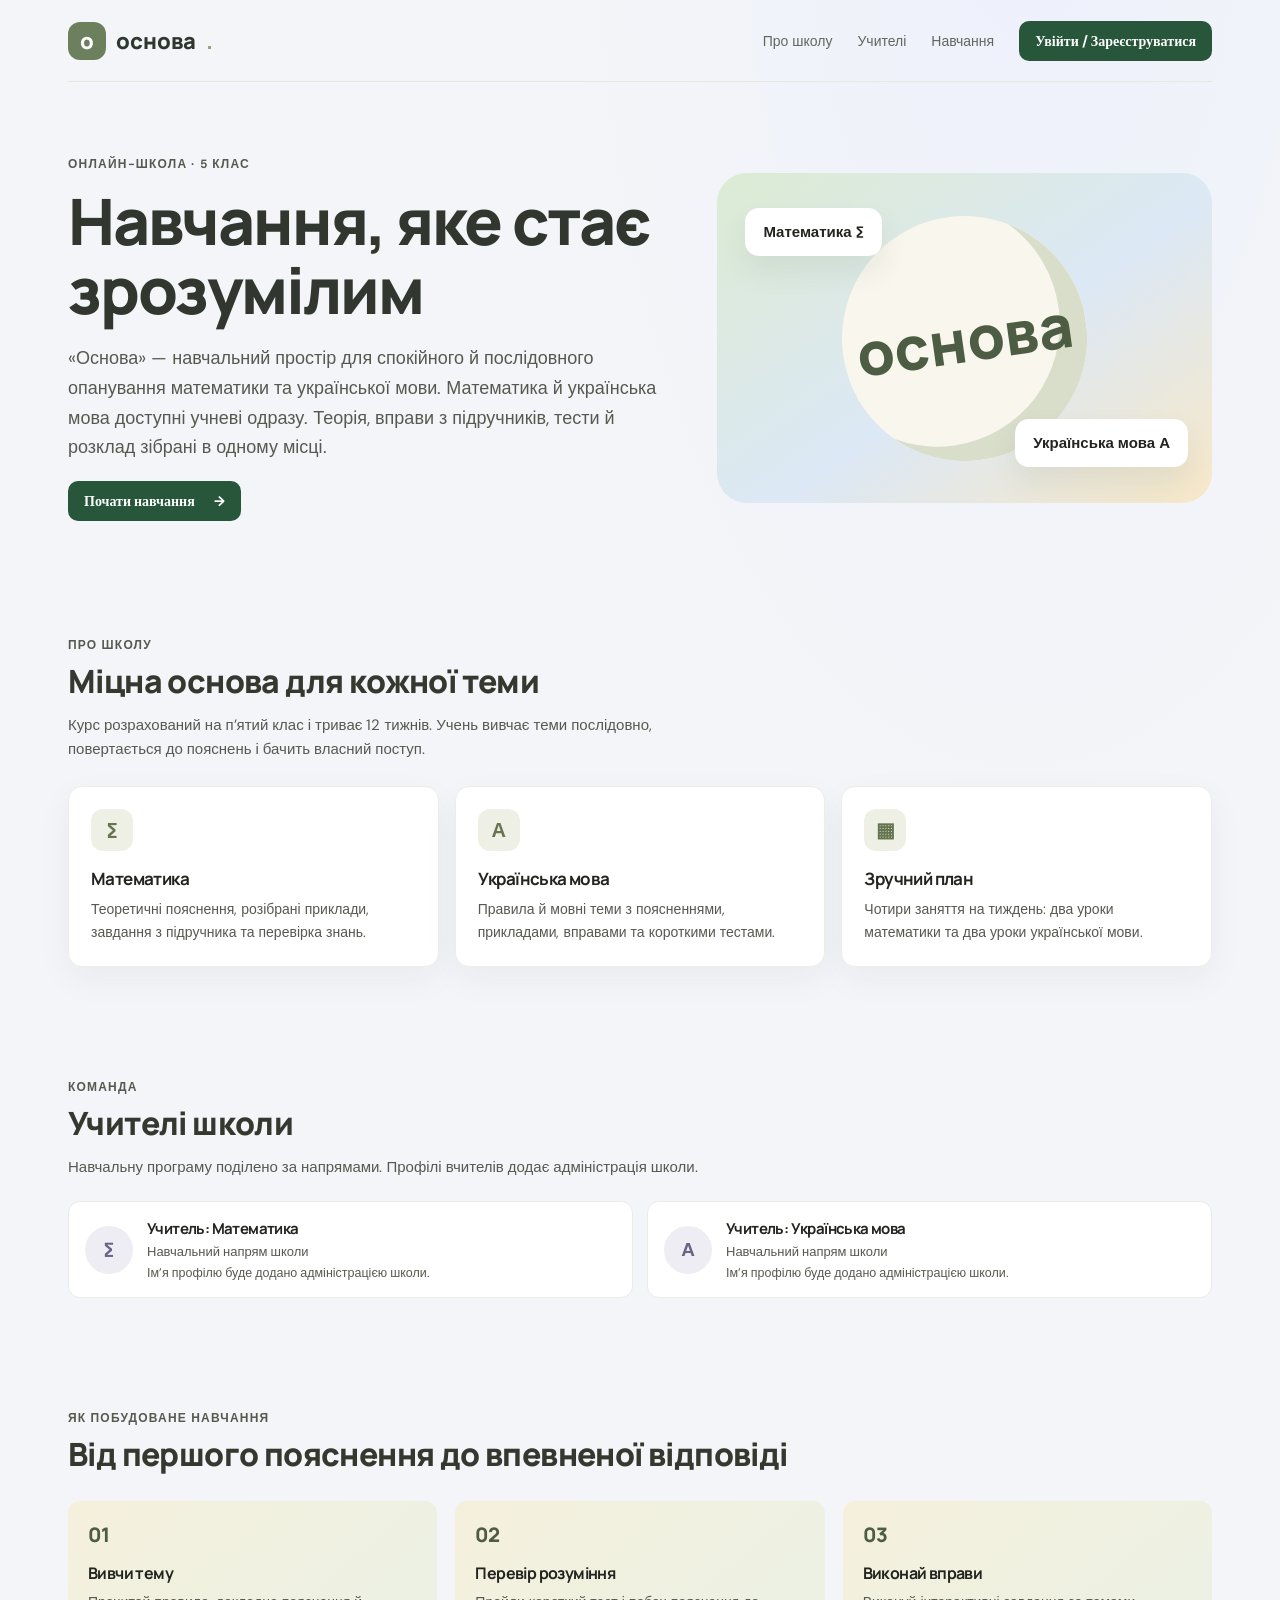
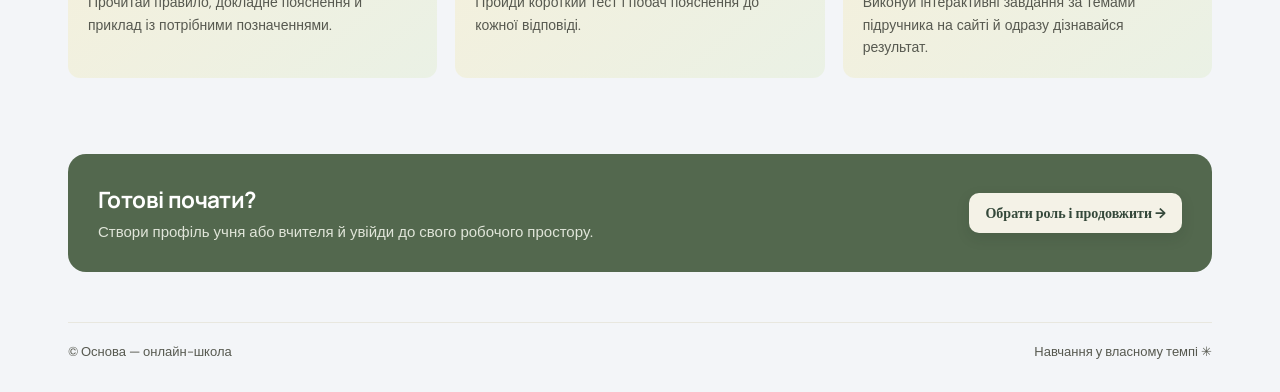
<file: index.html>
<!doctype html>
<html lang="uk"><head><meta charset="utf-8"><meta name="viewport" content="width=device-width,initial-scale=1"><meta name="theme-color" content="#f6f5f1"><title>Основа — онлайн-школа</title><link rel="preconnect" href="https://fonts.googleapis.com"><link rel="preconnect" href="https://fonts.gstatic.com" crossorigin><link href="https://fonts.googleapis.com/css2?family=DM+Sans:wght@400;500;600;700&family=Manrope:wght@400;500;600;700;800&display=swap" rel="stylesheet"><link rel="stylesheet" href="styles.css"><style>
.public-site{max-width:1200px;padding:0 28px;margin:auto}.public-nav{height:82px;display:flex;align-items:center;justify-content:space-between;border-bottom:1px solid #e8e7df}.public-brand{display:flex;align-items:center;gap:10px;text-decoration:none;color:#30372f;font:800 22px Manrope}.public-brand-mark{background:#6d805e;color:#fff;width:38px;height:38px;border-radius:12px;display:grid;place-items:center}.public-links{display:flex;align-items:center;gap:25px}.public-links a{color:#63665d;text-decoration:none;font-size:14px}.public-hero{padding:74px 0 60px;display:grid;grid-template-columns:1.1fr .9fr;gap:45px;align-items:center}.public-hero h1{font:800 clamp(38px,5vw,64px)/1.08 Manrope;letter-spacing:-2px;margin:14px 0 20px;color:#31362e}.public-hero p{font-size:18px;line-height:1.65;color:#575950;max-width:590px}.public-hero-art{min-height:330px;border-radius:30px;background:linear-gradient(145deg,#dcebd3 0%,#dce8f5 55%,#f7e8c8 100%);position:relative;overflow:hidden;display:grid;place-items:center}.public-orbit{width:245px;height:245px;border-radius:50%;background:#f8f6ed;box-shadow:inset -25px -18px #d8deca;display:grid;place-items:center;font:800 60px Manrope;color:#4d5d43;transform:rotate(-8deg)}.public-bubble{position:absolute;background:#fff;border-radius:14px;padding:14px 18px;box-shadow:0 15px 30px #39452b15;font-weight:700}.public-bubble.one{top:35px;left:28px}.public-bubble.two{bottom:36px;right:24px}.public-section{padding:56px 0}.public-section h2{font:800 32px Manrope;margin:6px 0 10px;color:#34382f}.public-section-lead{color:#575950;line-height:1.6;max-width:650px}.public-grid{display:grid;grid-template-columns:repeat(3,1fr);gap:16px;margin-top:25px}.public-card{background:#fff;border:1px solid #eeede7;border-radius:14px;padding:22px;box-shadow:var(--shadow)}.public-card .symbol{width:42px;height:42px;border-radius:12px;background:#eff0e5;color:#65754f;display:grid;place-items:center;font-size:20px;font-weight:800}.public-card h3{font:700 17px Manrope;margin:16px 0 8px}.public-card p{color:#575950;font-size:14px;line-height:1.65;margin:0}.teacher-list{display:grid;grid-template-columns:repeat(2,1fr);gap:14px;margin-top:22px}.teacher-entry{display:flex;gap:14px;align-items:center;background:#fff;border:1px solid #ecebe4;border-radius:12px;padding:16px}.teacher-avatar{width:48px;height:48px;border-radius:50%;background:#eeedf4;color:#6b6287;display:grid;place-items:center;font-weight:800;font-size:19px}.teacher-entry h3{margin:0 0 4px;font-size:15px}.teacher-entry p{margin:0;color:#575950;font-size:13px}.teacher-entry small{display:block;margin-top:5px;color:#575950}.public-steps{counter-reset:steps;display:grid;grid-template-columns:repeat(3,1fr);gap:18px;margin-top:25px}.public-step{padding:20px;background:linear-gradient(140deg,#f5f0dc,#eaf1e5);border-radius:12px}.public-step:before{counter-increment:steps;content:'0' counter(steps);color:#4d5d43;font:800 20px Manrope}.public-step h3{font-size:16px;margin:14px 0 7px}.public-step p{font-size:14px;line-height:1.6;color:#575950;margin:0}.public-cta{display:flex;align-items:center;justify-content:space-between;gap:20px;background:#53684e;color:#fff;padding:30px;border-radius:18px;margin:20px 0 50px}.public-cta h2{color:#fff;margin:0 0 7px}.public-cta p{margin:0;color:#e0e5d9}.public-footer{padding:20px 0 32px;border-top:1px solid #e8e7df;color:#575950;font-size:13px;display:flex;justify-content:space-between}.auth-modal{position:fixed;inset:0;background:#20261fcc;z-index:30;display:none;align-items:center;justify-content:center;padding:18px}.auth-modal.open{display:flex}.auth-box{position:relative;width:min(460px,100%);max-height:92vh;overflow:auto;background:#fbfaf7;border-radius:16px;padding:28px;box-shadow:0 25px 70px #0003}.auth-close{position:absolute;right:16px;top:12px;border:0;background:none;font-size:26px;color:#575950;cursor:pointer}.auth-box h2{font:800 25px Manrope;margin:4px 30px 6px 0}.auth-box>p{color:#575950;font-size:13px;line-height:1.5}.auth-tabs{display:grid;grid-template-columns:1fr 1fr;gap:8px;margin:19px 0}.auth-tabs button{border:1px solid #e3e3da;border-radius:8px;padding:10px;background:white;color:#67695f;cursor:pointer;font-weight:700}.auth-tabs button.active{background:#e9ece2;color:#425542}.auth-form{display:grid;gap:12px}.auth-form label{display:grid;gap:6px;color:#686a60;font-size:13px;font-weight:600}.auth-form input,.auth-form select{border:1px solid #e0dfd7;border-radius:8px;padding:12px;background:#fff;font:15px 'DM Sans';color:#333}.auth-submit{width:100%;margin-top:4px;justify-content:center}.auth-message{min-height:20px;color:#84512f;font-size:13px}.auth-note{margin-top:15px;padding:10px 12px;background:#f0efe8;border-radius:8px;color:#575950;font-size:12px;line-height:1.5}.public-login{display:flex;gap:10px}.mobile-login{display:none}.public-login .button{white-space:nowrap}@media(max-width:760px){.mobile-login{display:flex}.public-links button{display:none}.public-site{padding:0 17px}.public-links{gap:12px}.public-links a{display:none}.public-hero{grid-template-columns:1fr;padding:45px 0 35px;gap:25px}.public-hero h1{font-size:42px;letter-spacing:-1px}.public-hero p{font-size:16px}.public-hero-art{min-height:240px}.public-grid,.public-steps{grid-template-columns:1fr}.teacher-list{grid-template-columns:1fr}.public-section{padding:36px 0}.public-section h2{font-size:26px}.public-cta{align-items:flex-start;flex-direction:column;padding:23px}.public-footer{gap:10px;flex-direction:column}.public-nav{height:68px}.public-brand{font-size:19px}.auth-box{padding:23px}}
</style></head><body>
<div class="public-site"><nav class="public-nav"><a class="public-brand" href="#top"><span class="public-brand-mark">о</span>основа<span style="color:#9aa474">.</span></a><div class="public-links"><a href="#about">Про школу</a><a href="#teachers">Учителі</a><a href="#program">Навчання</a><button class="button button-dark" data-open-auth>Увійти / Зареєструватися</button></div><div class="public-login mobile-login"><button class="button button-dark" data-open-auth>Увійти</button></div></nav>
<main id="top"><section class="public-hero"><div><span class="eyebrow">ОНЛАЙН-ШКОЛА · 5 КЛАС</span><h1>Навчання, яке стає зрозумілим</h1><p>«Основа» — навчальний простір для спокійного й послідовного опанування математики та української мови. Математика й українська мова доступні учневі одразу. Теорія, вправи з підручників, тести й розклад зібрані в одному місці.</p><button class="button button-dark" data-open-auth>Почати навчання <span>→</span></button></div><div class="public-hero-art" aria-hidden="true"><div class="public-orbit">основа</div><span class="public-bubble one">Математика ∑</span><span class="public-bubble two">Українська мова А</span></div></section>
<section class="public-section" id="about"><span class="eyebrow">ПРО ШКОЛУ</span><h2>Міцна основа для кожної теми</h2><p class="public-section-lead">Курс розрахований на п’ятий клас і триває 12 тижнів. Учень вивчає теми послідовно, повертається до пояснень і бачить власний поступ.</p><div class="public-grid"><article class="public-card"><span class="symbol">∑</span><h3>Математика</h3><p>Теоретичні пояснення, розібрані приклади, завдання з підручника та перевірка знань.</p></article><article class="public-card"><span class="symbol">А</span><h3>Українська мова</h3><p>Правила й мовні теми з поясненнями, прикладами, вправами та короткими тестами.</p></article><article class="public-card"><span class="symbol">▦</span><h3>Зручний план</h3><p>Чотири заняття на тиждень: два уроки математики та два уроки української мови.</p></article></div></section>
<section class="public-section" id="teachers"><span class="eyebrow">КОМАНДА</span><h2>Учителі школи</h2><p class="public-section-lead">Навчальну програму поділено за напрямами. Профілі вчителів додає адміністрація школи.</p><div id="teacherRoster" class="teacher-list"></div></section>
<section class="public-section" id="program"><span class="eyebrow">ЯК ПОБУДОВАНЕ НАВЧАННЯ</span><h2>Від першого пояснення до впевненої відповіді</h2><div class="public-steps"><article class="public-step"><h3>Вивчи тему</h3><p>Прочитай правило, докладне пояснення й приклад із потрібними позначеннями.</p></article><article class="public-step"><h3>Перевір розуміння</h3><p>Пройди короткий тест і побач пояснення до кожної відповіді.</p></article><article class="public-step"><h3>Виконай вправи</h3><p>Виконуй інтерактивні завдання за темами підручника на сайті й одразу дізнавайся результат.</p></article></div></section>
<section class="public-cta"><div><h2>Готові почати?</h2><p>Створи профіль учня або вчителя й увійди до свого робочого простору.</p></div><button class="button button-light" data-open-auth>Обрати роль і продовжити →</button></section></main><footer class="public-footer"><span>© Основа — онлайн-школа</span><span>Навчання у власному темпі ✳</span></footer></div>
<div class="auth-modal" id="authModal" aria-hidden="true"><section class="auth-box" role="dialog" aria-modal="true" aria-labelledby="authTitle"><button class="auth-close" type="button" aria-label="Закрити" data-close-auth>×</button><span class="eyebrow">ОСНОВА · ОСОБИСТИЙ ПРОСТІР</span><h2 id="authTitle">Раді бачити</h2><p>Обери роль, потім введи ім’я користувача та пароль. Учень одразу отримує доступ до всіх предметів курсу — обирати предмет під час реєстрації не потрібно.</p><div class="auth-tabs"><button type="button" class="active" data-role="student">Я учень</button><button type="button" data-role="teacher">Я вчитель</button></div><div class="auth-tabs auth-mode-tabs"><button type="button" class="active" data-mode="login">Увійти</button><button type="button" data-mode="register">Створити профіль</button></div><form id="authForm" class="auth-form"><label>Ім’я користувача<input id="authUsername" required autocomplete="username" placeholder="Наприклад, Марія Коваль"></label><label>Пароль<input id="authPassword" required type="password" minlength="8" autocomplete="current-password" placeholder="Не менше 8 символів"></label><button class="button button-dark auth-submit" id="authSubmit">Увійти</button><div class="auth-message" id="authMessage" role="status"></div></form><div class="auth-note">Це демонстраційна версія. Профіль зберігається лише в цьому браузері. Не вводь справжні паролі чи особисті дані.</div></section></div><script src="auth.js"></script></body></html>
</file>
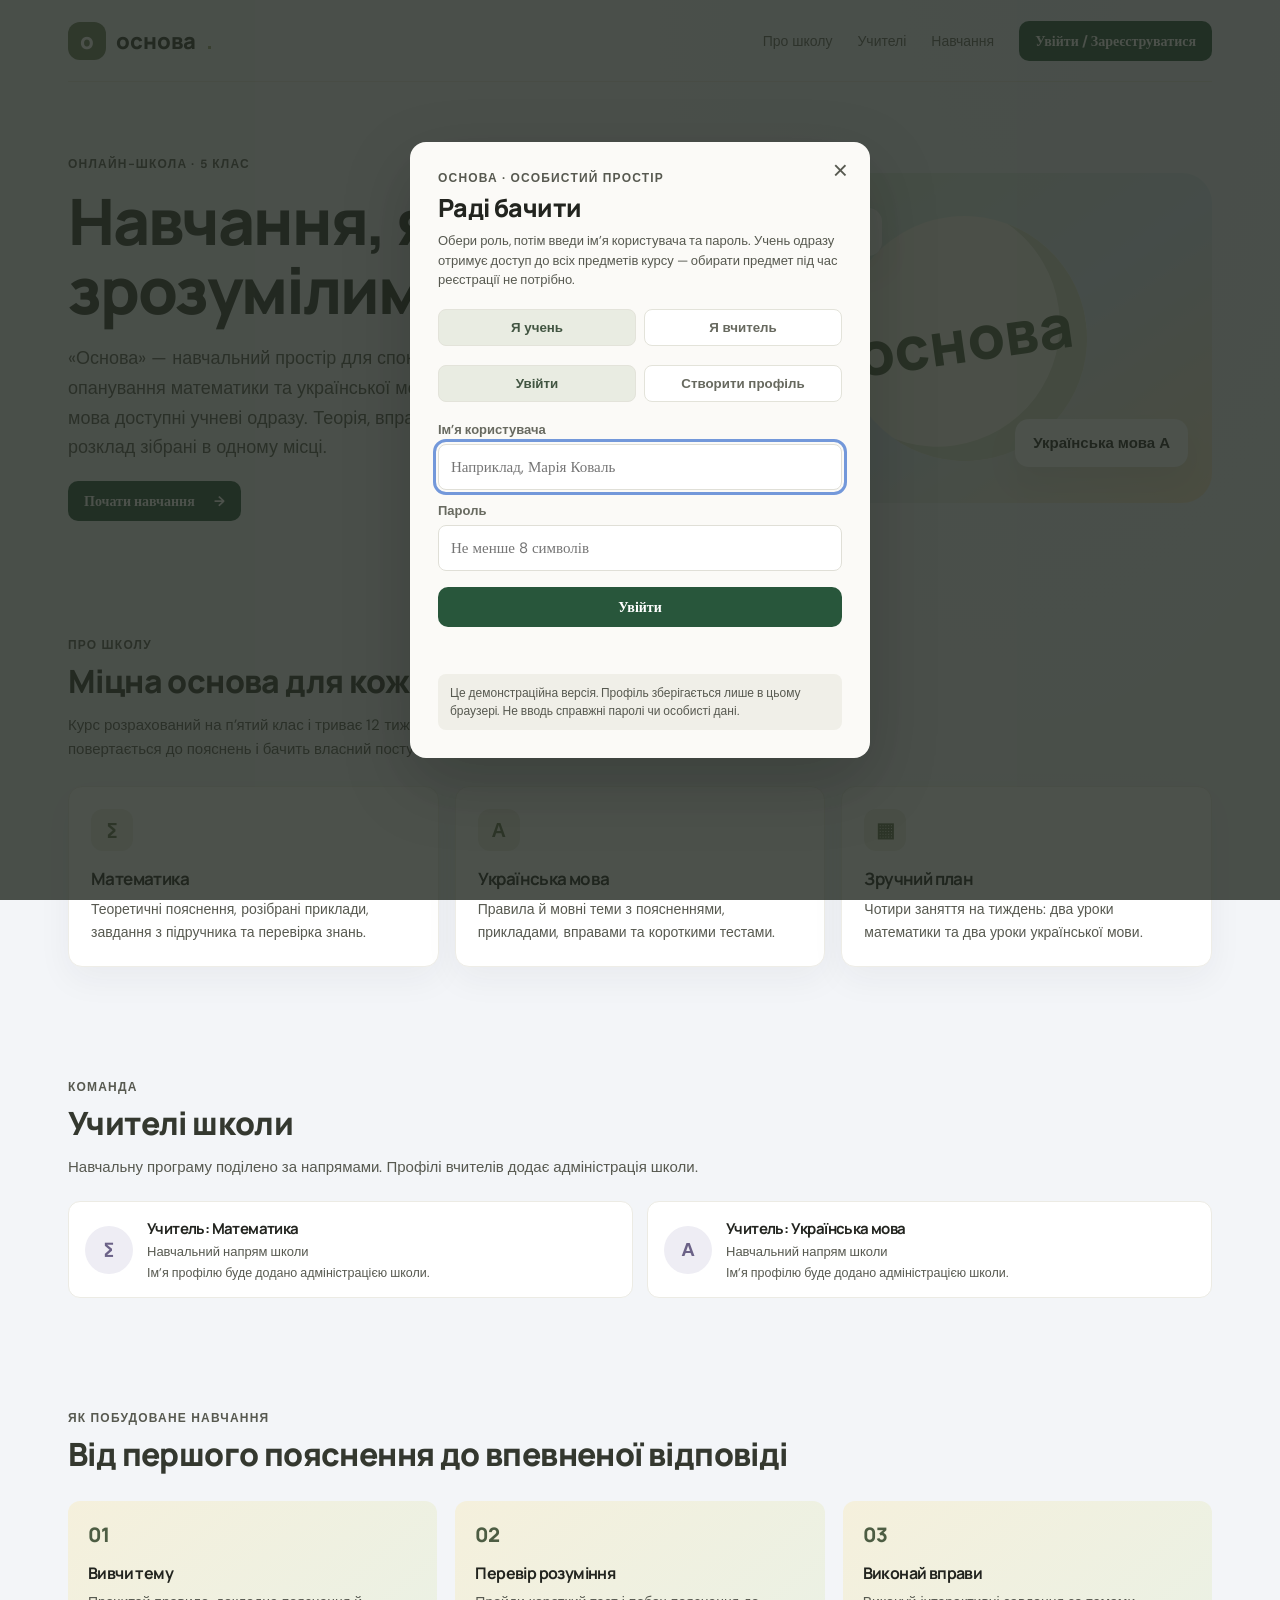
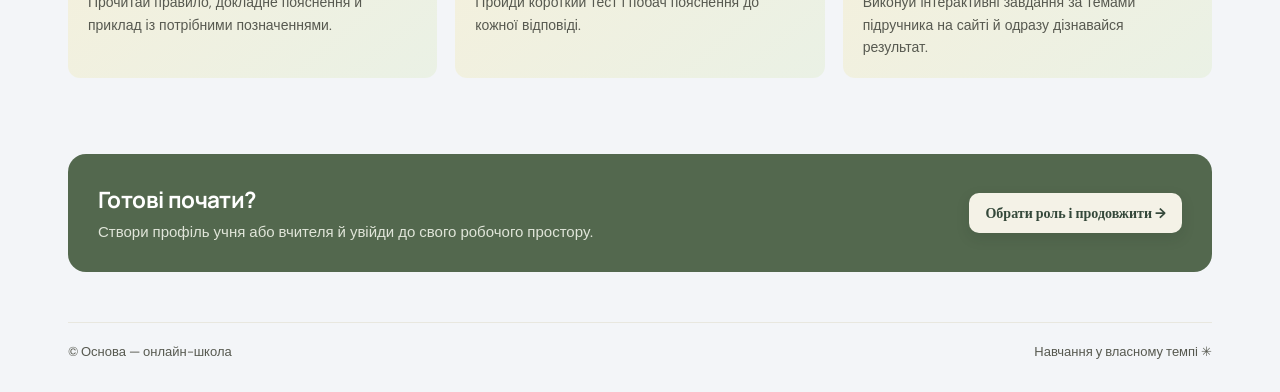
<file: student.html>
<!doctype html>
<html lang="uk">
<head>
  <meta charset="utf-8">
  <meta name="viewport" content="width=device-width, initial-scale=1">
  <meta name="theme-color" content="#f6f5f1">
  <title>Основа — онлайн-школа</title>
  <link rel="preconnect" href="https://fonts.googleapis.com">
  <link rel="preconnect" href="https://fonts.gstatic.com" crossorigin>
  <link href="https://fonts.googleapis.com/css2?family=DM+Sans:wght@400;500;600;700&family=Manrope:wght@400;500;600;700;800&display=swap" rel="stylesheet">
  <link rel="stylesheet" href="styles.css">
</head>
<body>
  <div class="app-shell">
    <aside class="sidebar" id="sidebar">
      <a class="brand" href="index.html" aria-label="Основа — на головну"><span class="brand-mark">о</span><span>основа<span class="brand-dot">.</span></span></a>
      <div class="school-label">ТВІЙ ПРОСТІР НАВЧАННЯ</div>
      <nav class="main-nav" aria-label="Головна навігація">
        <button class="nav-item active" data-view="home"><span class="nav-icon">⌂</span>Мій кабінет</button>
        <button class="nav-item" data-view="lessons"><span class="nav-icon">▤</span>Теоретичні уроки</button>
        <button class="nav-item" data-view="homework"><span class="nav-icon">✓</span>Домашні завдання<span class="nav-badge">48</span></button>
        <button class="nav-item" data-view="schedule"><span class="nav-icon">▦</span>Розклад</button>
      </nav>
      <div class="sidebar-bottom">
        <div class="help-card"><div class="help-spark">✳</div><strong>Потрібна допомога?</strong><p>Куратор поруч, якщо виникнуть питання.</p><a href="mailto:hello@osnova.school">Написати куратору <span>↗</span></a></div>
        <div class="profile-mini" aria-label="Профіль користувача"><span class="avatar">М</span><span class="profile-copy"><strong id="studentProfileName">Учень</strong><small>Учень · 5 клас · усі предмети курсу</small></span></div>
      </div>
    </aside>

    <main class="main-content" id="main">
      <header class="topbar"><button class="mobile-menu" id="menuToggle" aria-label="Відкрити меню">☰</button><div class="breadcrumb">Навчання <span>/</span> <b id="crumb">Мій кабінет</b></div><div class="top-actions"><span class="top-date" id="today"></span><button class="button button-dark" id="logoutButton" type="button">Вийти</button></div></header>

      <section class="view active" id="view-home">
        <div class="welcome-row"><div><div class="eyebrow"><span class="live-dot"></span> ТВОЄ МІСЦЕ ДЛЯ НОВИХ ВІДКРИТТІВ</div><h1 id="studentGreeting">Привіт! <span class="wave">✳</span></h1><p class="lead">Потроху, крок за кроком — і ти вже ближче до своєї мети.</p></div><div class="streak"><span class="streak-icon">✦</span><div><strong id="learningStreak">0 днів навчання</strong></div></div></div>

        <div class="hero-card"><div class="hero-text"><span class="hero-kicker">ТВОЄ НАВЧАННЯ ЦЬОГО ТИЖНЯ</span><h2>Маленький крок<br>сьогодні — велика<br>впевненість завтра.</h2><p>Повернися до знайомої теми або відкрий новий урок.</p><button class="button button-light" data-go="lessons">До уроків <span>→</span></button></div><div class="hero-art" aria-hidden="true"><div class="sun"></div><div class="art-note note-one">думай<br>сміливо</div><div class="art-note note-two">5 клас<br>✳</div><div class="art-book"><div></div><div></div><div></div></div><div class="art-orbit"></div></div><span class="hero-stamp">твій<br>темп<br>✳</span></div>

        <div class="section-heading"><div><span class="eyebrow">ТВОЯ НАВЧАЛЬНА ПОЛИЦЯ</span><h2>Продовжити навчання</h2></div><button class="text-link" data-go="lessons">Усі уроки <span>→</span></button></div>
        <div class="course-grid">
          <article class="course-card math"><div class="course-top"><span class="subject-icon">∑</span><span class="course-label">МАТЕМАТИКА</span></div><h3 id="mathCourseTitle">Натуральні числа й дії з ними</h3><div class="progress-caption"><span id="mathProgressLabel">0 із 24 уроків</span><span id="mathProgressPercent">0%</span></div><div class="progress-track"><span id="mathProgressBar" style="width:0%"></span></div><button class="course-continue" data-continue="math" data-lesson="">Продовжити →</button><span class="card-doodle">1, 2, 3…</span></article>
          <article class="course-card language"><div class="course-top"><span class="subject-icon">А</span><span class="course-label">УКРАЇНСЬКА МОВА</span></div><h3 id="uaCourseTitle">Мова, мовлення й текст</h3><div class="progress-caption"><span id="uaProgressLabel">0 із 24 уроків</span><span id="uaProgressPercent">0%</span></div><div class="progress-track"><span id="uaProgressBar" style="width:0%"></span></div><button class="course-continue" data-continue="ua" data-lesson="">Продовжити →</button><span class="language-doodle">слово · думка · сенс</span></article>
        </div>

        <div class="lower-grid"><section class="panel homework-panel"><div class="panel-heading"><div><span class="eyebrow">НЕ ЗАБУДЬ</span><h2>Домашні завдання</h2></div><button class="text-link" data-go="homework">Усі завдання <span>→</span></button></div><div id="homeTaskPreview"></div></section>
          <section class="panel week-panel"><div class="panel-heading"><div><span class="eyebrow">ПЛАНУЙ СВІЙ ЧАС</span><h2>Найближче</h2></div><button class="calendar-button" data-go="schedule" aria-label="Відкрити розклад">↗</button></div><div class="next-class"><div class="class-date"><strong>→</strong><small>ДАЛІ</small></div><div class="class-line"></div><div class="class-info"><span class="class-time" id="nextLessonMeta">—</span><strong id="nextLessonTitle">Завантаження уроку…</strong><small>Наступний урок за планом</small></div><button class="arrow-button" id="nextLessonOpen" data-lesson="" aria-label="Відкрити наступний урок">→</button></div><div class="week-note"><span>✳</span> Цього тижня — 4 короткі уроки з матеріалами й ДЗ.</div></section></div>
        <footer class="footer-note">Навчання у власному темпі. <span>З турботою, команда Основа ✳</span></footer>
      </section>

      <section class="view" id="view-lessons"><div class="page-heading"><div><span class="eyebrow">ТЕОРІЯ, ЯКА СТАЄ ЗНАННЯМ</span><h1>Теоретичні уроки</h1><p class="lead">48 уроків для 5 класу: правила, докладні пояснення, приклади, короткий тест та інтерактивне ДЗ.</p></div></div><div class="filter-row" id="lessonFilters"><button class="filter-chip selected" data-subject="all">Усі предмети</button><button class="filter-chip" data-subject="math">Математика</button><button class="filter-chip" data-subject="ua">Українська мова</button><label class="select-label">ТИЖДЕНЬ<select id="lessonWeekPicker" class="week-picker"><option value="all">Усі 12 тижнів</option></select></label></div><div class="lesson-list" id="lessonList"></div></section>

      <section class="view" id="view-homework"><div class="page-heading"><div><span class="eyebrow">КРОК ЗА КРОКОМ</span><h1>Домашні завдання</h1><p class="lead">Усі домашні завдання інтерактивні: відповідай на сайті й одразу побачиш бал та пояснення. Письмових завдань, зошита й фото немає.</p></div><div class="homework-count"><strong id="doneCount">0</strong><span id="doneTotal">із 48 виконано</span><button class="button button-dark" id="exportTeacherReport" type="button">Завантажити звіт для вчителя</button><label class="teacher-reply-label">Завантажити відгук учителя<input type="file" id="teacherReply" accept="application/json,.json"><span id="teacherReplyStatus"></span></label></div></div><div class="filter-row" id="taskFilters"><button class="filter-chip selected" data-status="all">Усі</button><button class="filter-chip selected" data-task-subject="all">Усі предмети</button><button class="filter-chip" data-task-subject="math">Математика</button><button class="filter-chip" data-task-subject="ua">Українська мова</button><button class="filter-chip" data-status="open">До виконання <span id="openCount">48</span></button><button class="filter-chip" data-status="done">Виконані</button><label class="select-label">ТИЖДЕНЬ<select id="taskWeekPicker" class="week-picker"><option value="all">Усі 12 тижнів</option></select></label></div><div class="task-list" id="taskList"></div><div class="note-banner"><span>✳</span><div><strong>Не знаєш, з чого почати?</strong><p>Переглянь теоретичний урок — там є приклади й підказки.</p></div><button class="text-link" data-go="lessons">До уроків →</button></div></section>

      <section class="view" id="view-schedule"><div class="page-heading"><div><span class="eyebrow">ТВІЙ РИТМ НАВЧАННЯ</span><h1>Розклад на 3 місяці</h1><p class="lead">Для 5 класу · 12 навчальних тижнів. За тиждень: 5 годин математики та 4 години української мови — уроки, практика й п’ятничні мініконтрольні. Зимові канікули: 28 грудня — 10 січня.</p></div></div><div class="schedule-controls"><label class="select-label">ОБЕРИ ТИЖДЕНЬ<select id="scheduleWeekPicker" class="week-picker"><option value="all">Усі 12 тижнів</option></select></label><span class="week-legend"><i></i> Теорія, практика, домашня робота й мініКР</span></div><div id="scheduleContainer" class="schedule-stack"></div><div class="schedule-footnote">Дати є планом навчального циклу. Уроки й завдання відкриваються безпосередньо з розкладу.</div></section>
      <div class="toast" id="toast" role="status"></div>
    </main>
  </div>
  <div class="lesson-modal" id="lessonModal" aria-hidden="true"><div class="modal-backdrop" data-close></div><article class="modal-card" role="dialog" aria-modal="true" aria-labelledby="modalTitle"><button class="modal-close" data-close aria-label="Закрити">×</button><span class="eyebrow" id="modalSubject"></span><h2 id="modalTitle"></h2><div class="modal-body" id="modalBody"></div><div class="modal-footer"><span id="modalDuration"></span><button class="button button-dark" id="markLesson">Позначити як вивчений <span>✓</span></button></div></article></div>
  <div class="lesson-modal assessment-modal" id="assessmentModal" aria-hidden="true"><div class="modal-backdrop" data-close-assessment></div><article class="modal-card assessment-card" role="dialog" aria-modal="true" aria-labelledby="assessmentTitle"><button class="modal-close" type="button" data-close-assessment aria-label="Закрити">×</button><span class="eyebrow">П’ЯТНИЧНИЙ КОНТРОЛЬ ЗНАНЬ</span><h2 id="assessmentTitle"></h2><p id="assessmentSubline" class="assessment-subline"></p><div class="assessment-status" id="assessmentStatus"></div><div class="modal-body" id="assessmentContent"></div><div class="modal-footer"><span>12 завдань · відповіді зберігаються автоматично</span><button class="button button-dark" id="submitAssessment" data-submit-assessment="">Завершити й зберегти</button></div></article></div>
  <script src="curriculum.js"></script>
  <script src="curriculum-extra.js"></script>
  <script src="book-curriculum.js"></script>
  <script src="lesson-guides.js"></script>
  <script src="lesson-tests.js"></script>
  <script src="homework-assignments.js"></script>
  <script src="homework-supplement.js"></script>
  <script src="homework-open-questions.js"></script>
  <script src="app.js?v=20261120.3"></script>
</body>
</html>
</file>
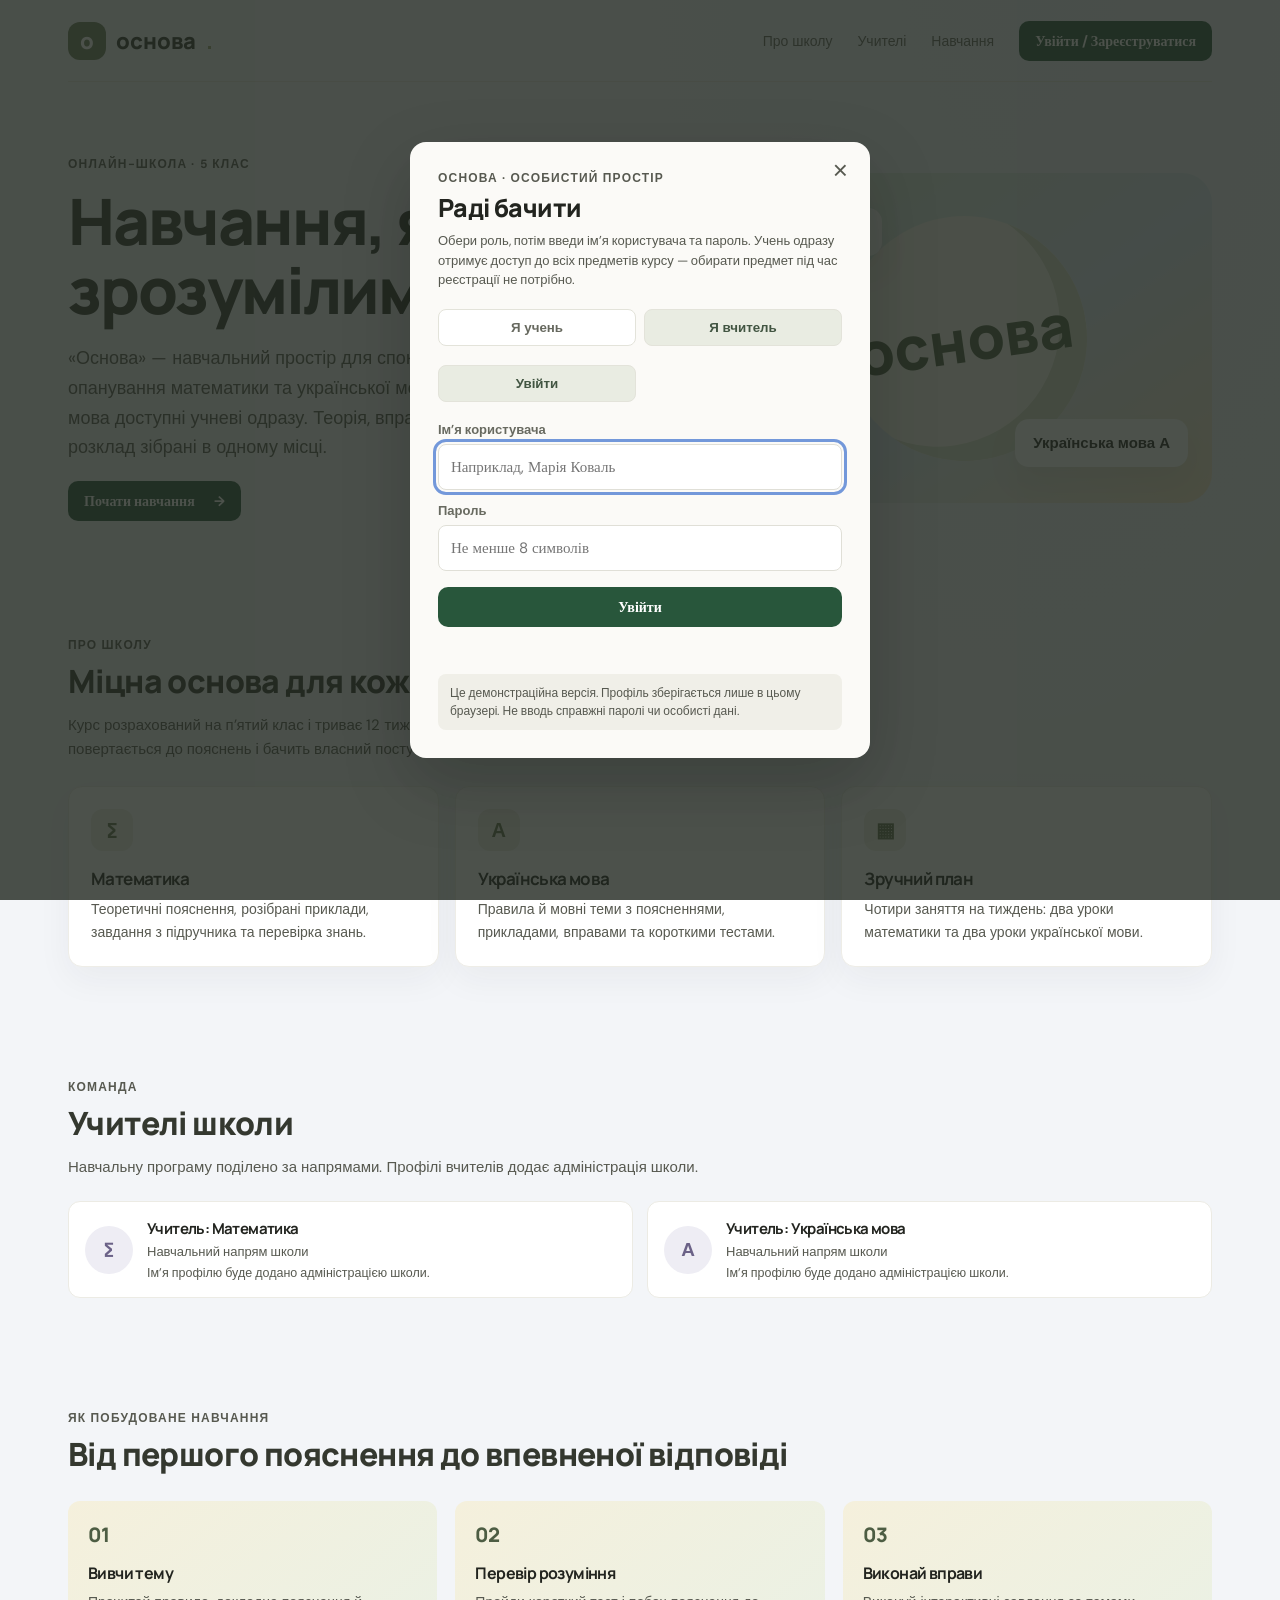
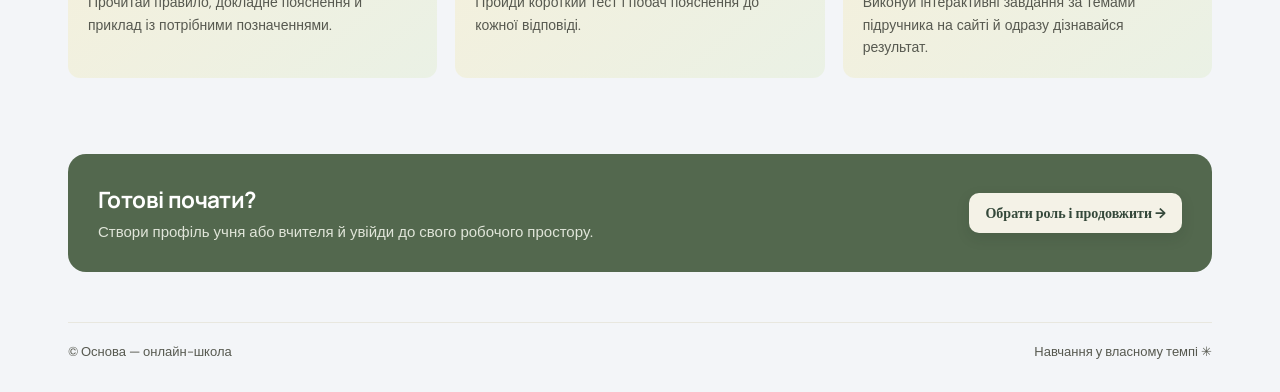
<file: teacher.html>
<!doctype html>
<html lang="uk"><head><meta charset="utf-8"><meta name="viewport" content="width=device-width,initial-scale=1"><title>Робоче місце вчителя — Основа</title><link rel="stylesheet" href="styles.css"><style>
.teacher-shell{max-width:1100px;margin:0 auto;padding:30px 24px}.teacher-top{display:flex;justify-content:space-between;align-items:center;gap:18px;margin-bottom:24px}.teacher-top a{color:#536a50}.teacher-intro{background:#eff0e7;border-radius:12px;padding:22px;margin-bottom:18px}.teacher-intro h1{margin:4px 0 8px}.teacher-intro p{margin:0;color:#65675e;line-height:1.6}.teacher-controls{display:flex;flex-wrap:wrap;gap:10px;align-items:center;margin:14px 0}.teacher-controls input{max-width:100%}.teacher-summary{display:flex;gap:12px;flex-wrap:wrap}.teacher-stat{background:white;border:1px solid #ecebe4;padding:12px 16px;border-radius:8px;min-width:130px}.teacher-stat strong{display:block;font-size:20px;color:#536a50}.teacher-stat span{font-size:12px;color:#575950}.report-list{display:grid;gap:10px}.report-row{background:white;border:1px solid #e9e8e1;border-radius:9px;padding:14px}.report-row h3{margin:4px 0;font-size:16px}.report-meta{color:#575950;font-size:12px}.report-fields{display:grid;grid-template-columns:repeat(2,minmax(0,1fr));gap:10px;margin-top:10px}.report-fields label{display:grid;gap:5px;font-size:12px;color:#65675e}.report-fields select,.report-fields textarea{border:1px solid #deded5;border-radius:6px;padding:9px;font:14px/1.5 'DM Sans';background:#fff}.report-fields textarea{min-height:70px;resize:vertical}.teacher-empty{padding:30px;text-align:center;color:#575950;background:white;border-radius:9px}@media(max-width:850px){.report-fields{grid-template-columns:1fr}}@media(max-width:650px){.teacher-shell{padding:18px 14px}.teacher-top{align-items:flex-start;flex-direction:column}.report-fields{grid-template-columns:1fr}}
</style></head><body><main class="teacher-shell"><div class="teacher-top"><a href="index.html">← На головну</a><span id="teacherUser"></span><button id="teacherLogout" class="button" type="button">Вийти</button><button id="exportReviewed" class="button button-dark" disabled>Завантажити звіт із відгуками</button></div><header class="teacher-intro"><span class="eyebrow">ОСНОВА · РОБОЧЕ МІСЦЕ ВЧИТЕЛЯ</span><h1>Перевірка навчання</h1><p>Відкрий звіт учня, переглянь відмітки й результати тестів, додай коментар до кожної теми та експортуй звіт із відгуками для повернення учневі.</p></header><section class="panel"><div class="teacher-controls"><label>Звіт учня <input type="file" id="reportFile" accept="application/json,.json"></label><button id="exportReviewedTop" class="button button-dark" disabled>Зберегти перевірений звіт</button></div><p class="local-note">Файл обробляється в цьому браузері. Звіт потрібно отримати від учня окремо; ця версія не має спільного сервера чи входу в облікові записи.</p><div class="teacher-summary" id="summary"></div></section><section style="margin-top:20px"><div class="section-heading"><div><span class="eyebrow">РОБОТИ УЧНЯ</span><h2 id="reportTitle">Спочатку відкрий звіт</h2></div></div><div class="teacher-controls" id="reviewFilters"><label>Предмет <select id="subjectFilter"><option value="all">Усі предмети</option><option value="Математика">Математика</option><option value="Українська мова">Українська мова</option></select></label><label>Домашнє завдання <select id="completionFilter"><option value="all">Будь-який стан</option><option value="done">Виконане</option><option value="open">Не виконане</option></select></label><label>Перевірка <select id="statusFilter"><option value="all">Усі стани</option><option value="new">Не перевірено</option><option value="done">Перевірено</option><option value="revise">На доопрацювання</option></select></label><label>Пошук <input id="reviewSearch" type="search" placeholder="Тема або учень"></label></div><div class="report-list" id="reportList"><div class="teacher-empty">Після відкриття JSON-звіту тут з’являться уроки, домашні завдання та результати тестів.</div></div></section></main><script src="teacher.js"></script></body></html>
</file>
<file: styles.css>
:root{--paper:#f6f5f1;--white:#fff;--ink:#22241f;--muted:#575950;--line:#e9e8e1;--green:#4f6755;--green-dark:#324a39;--lime:#d9e58e;--orange:#f1a66f;--lav:#ddd9ee;--blue:#b9d5d6;--shadow:0 8px 30px #343b2910}*{box-sizing:border-box}body{margin:0;background:var(--paper);color:var(--ink);font-family:'DM Sans',sans-serif;font-size:14px}.app-shell{min-height:100vh}.sidebar{width:250px;background:#fbfaf7;border-right:1px solid var(--line);position:fixed;inset:0 auto 0 0;padding:32px 20px 18px;display:flex;flex-direction:column;z-index:5}.brand{display:flex;align-items:center;gap:9px;text-decoration:none;color:var(--ink);font:800 23px Manrope,sans-serif;letter-spacing:-1.3px;padding:0 7px}.brand-mark{width:29px;height:29px;border-radius:50%;background:var(--green);color:#e5ebbd;display:grid;place-items:center;font:800 21px Manrope;transform:rotate(-12deg)}.brand-dot{color:#d58153}.school-label,.eyebrow,.hero-kicker,.course-label{font-size:12px;font-weight:700;letter-spacing:1.2px;color:#575950}.school-label{padding:47px 8px 13px}.main-nav{display:grid;gap:4px}.nav-item{border:0;background:transparent;text-align:left;padding:12px 10px;border-radius:8px;color:#66685f;font:500 13px 'DM Sans';display:flex;align-items:center;gap:12px;cursor:pointer;transition:.2s}.nav-item:hover{background:#f0efe9;color:var(--ink)}.nav-item.active{background:#edf0e6;color:#334839;font-weight:700}.nav-icon{width:19px;font-size:19px;text-align:center;font-family:Manrope}.nav-badge{margin-left:auto;background:#e5e6d7;border-radius:20px;padding:3px 7px;font-size:12px;color:#596346}.sidebar-bottom{margin-top:auto}.help-card{background:#f0efe8;border-radius:10px;padding:16px 14px;margin:0 1px 14px;position:relative}.help-spark{position:absolute;right:13px;top:10px;color:#9caa66;font-size:20px}.help-card strong{font-size:12px}.help-card p{font-size:12px;line-height:1.5;color:#575950;margin:6px 0 12px}.help-card a{font-size:12px;color:var(--green);text-decoration:none;font-weight:700}.help-card a span{padding-left:3px}.profile-mini{width:100%;border:0;border-top:1px solid var(--line);padding:14px 2px 0;background:none;display:flex;align-items:center;text-align:left;gap:10px;cursor:pointer}.avatar{width:34px;height:34px;border-radius:50%;background:#dfc8b4;color:#624a36;display:grid;place-items:center;font-weight:700}.profile-copy{display:grid;gap:3px}.profile-copy strong{font-size:12px}.profile-copy small{font-size:12px;color:var(--muted)}.more{margin-left:auto;font-size:20px;color:#575950}.main-content{margin-left:250px;padding:0 48px 30px;max-width:1530px}.topbar{height:71px;border-bottom:1px solid var(--line);display:flex;align-items:center;justify-content:space-between}.breadcrumb{font-size:12px;color:#575950}.breadcrumb span{padding:0 9px;color:#c0c0b8}.breadcrumb b{font-weight:600;color:#40423c}.top-actions{display:flex;align-items:center;gap:17px}.top-date{font-size:12px;color:#575950}.icon-button{position:relative;border:1px solid #e3e2da;background:transparent;border-radius:50%;width:31px;height:31px;font-size:16px;color:#5e6656;cursor:pointer}.icon-button i{position:absolute;width:5px;height:5px;border-radius:50%;background:#dc875f;right:5px;top:5px}.mobile-menu{display:none}.view{display:none;padding:38px 0 0;max-width:1080px;margin:auto}.view.active{display:block}.welcome-row{display:flex;justify-content:space-between;align-items:flex-end;margin-bottom:24px}.eyebrow{display:block}.live-dot{width:6px;height:6px;border-radius:50%;background:#94a16d;display:inline-block;margin:0 6px 1px 0}h1,h2,h3,p{margin-top:0}h1,h2,h3{font-family:Manrope,sans-serif;letter-spacing:-.6px}h1{font-size:33px;line-height:1.18;margin:8px 0 7px;font-weight:700}.wave{color:#d08962;font-size:23px}.lead{margin:0;color:#575950;font-size:12px;line-height:1.6}.streak{display:flex;align-items:center;gap:9px;background:#efeee8;border-radius:9px;padding:10px 13px;margin-bottom:2px}.streak-icon{font-size:23px;color:#c7885f}.streak strong,.streak small{display:block}.streak strong{font-size:12px}.streak small{font-size:12px;color:#575950;margin-top:2px}.hero-card{background:var(--green);color:#f6f4e8;border-radius:12px;min-height:254px;position:relative;overflow:hidden;padding:28px 33px;display:flex;margin-bottom:38px}.hero-text{position:relative;z-index:2}.hero-kicker{color:#c8d2a5;font-size:12px}.hero-card h2{font-size:27px;line-height:1.22;margin:13px 0 8px;letter-spacing:-.8px}.hero-card p{color:#d4dbca;font-size:12px;margin:0 0 16px}.button{border:0;border-radius:6px;padding:10px 14px;font:700 12px 'DM Sans';cursor:pointer;transition:transform .2s,background .2s}.button:hover{transform:translateY(-1px)}.button-light{background:#f4f2e7;color:#34483a}.button span{margin-left:16px;font-size:14px}.hero-art{position:absolute;right:75px;top:-34px;width:380px;height:340px}.sun{width:180px;height:180px;border-radius:50%;background:#c3d38c;position:absolute;top:33px;right:55px;opacity:.95}.art-orbit{position:absolute;width:248px;height:248px;border:1px solid #e5e9c366;border-radius:50%;top:0;right:21px;transform:rotate(-22deg) scaleY(.67)}.art-book{position:absolute;right:90px;bottom:44px;width:145px;height:86px;transform:rotate(-9deg);display:flex;filter:drop-shadow(8px 12px 8px #17221c55)}.art-book div:first-child{background:#e5d9bc;width:50%;border-radius:4px 0 0 5px;border-right:2px solid #a79e86;transform:skewY(7deg)}.art-book div:nth-child(2){background:#f4eddb;width:50%;border-radius:0 4px 5px 0;transform:skewY(-7deg)}.art-book:after{content:'Aa';position:absolute;right:20px;top:22px;color:#526554;font:700 19px Manrope}.art-book:before{content:'';position:absolute;left:16px;top:23px;width:33px;height:2px;background:#909e7a;box-shadow:0 8px #909e7a,0 16px #909e7a}.art-note{position:absolute;font:700 12px Manrope;line-height:1.4;color:#43513e}.note-one{right:10px;top:116px;transform:rotate(9deg)}.note-two{right:227px;top:179px;color:#ecddbd;font-size:12px;transform:rotate(-9deg)}.hero-stamp{position:absolute;right:26px;top:22px;border:1px solid #e8e8d188;border-radius:50%;width:47px;height:47px;display:grid;place-items:center;text-align:center;font-size:12px;line-height:1.1;color:#e4e6c7;transform:rotate(12deg)}.section-heading,.panel-heading{display:flex;justify-content:space-between;align-items:end}.section-heading{margin-bottom:15px}.section-heading h2,.panel-heading h2{font-size:17px;margin:5px 0 0}.text-link{color:#526451;background:none;border:0;font:700 12px 'DM Sans';cursor:pointer}.text-link span{font-size:15px;padding-left:7px}.course-grid{display:grid;grid-template-columns:1fr 1fr;gap:14px}.course-card{position:relative;overflow:hidden;border-radius:10px;padding:17px 18px 15px;min-height:192px;background:#edeadf}.course-card.language{background:#e9e8ef}.course-top{display:flex;align-items:center;gap:9px}.subject-icon{width:29px;height:29px;border-radius:8px;background:#f8f5eb;display:grid;place-items:center;color:#647758;font:700 16px Manrope}.language .subject-icon{background:#f7f5fa;color:#696181}.course-label{font-size:12px;color:#575950}.dots{margin-left:auto;border:0;background:none;color:#727369;font-size:18px;letter-spacing:2px;cursor:pointer}.course-card h3{font-size:16px;line-height:1.36;margin:14px 0 12px}.progress-caption{display:flex;justify-content:space-between;color:#575950;font-size:12px;margin-bottom:5px;max-width:72%}.progress-track{height:4px;border-radius:4px;background:#d9d7cb;max-width:72%;overflow:hidden}.progress-track span{height:100%;display:block;background:#738564;border-radius:4px}.language .progress-track span{background:#8d87a8}.course-continue{border:0;background:none;padding:12px 0 0;color:#4f6652;font:700 12px 'DM Sans';cursor:pointer}.course-continue span{font-size:14px;padding-left:9px}.card-doodle{position:absolute;right:20px;bottom:37px;color:#a3a082;font:italic 12px Manrope;transform:rotate(-10deg)}.language-doodle{position:absolute;right:14px;bottom:40px;color:#9892ad;font:italic 12px Manrope;transform:rotate(-9deg)}.lower-grid{display:grid;grid-template-columns:1.15fr .85fr;gap:14px;margin-top:17px}.panel{background:#fff;border:1px solid #edede7;border-radius:10px;padding:17px 18px 10px;box-shadow:var(--shadow)}.panel-heading{margin-bottom:13px}.panel-heading h2{font-size:15px}.panel-heading .eyebrow{font-size:12px}.task-row{display:flex;align-items:center;gap:10px;min-height:55px;border-top:1px solid #f0efe9}.task-subject{width:29px;height:29px;border-radius:7px;display:grid;place-items:center;font:700 14px Manrope}.subject-math{color:#4d5d43;background:#f0f1e6}.subject-ua{color:#6b6287;background:#eeedf4}.task-info{display:grid;gap:4px;min-width:0}.task-info strong{font-size:12px;white-space:nowrap;overflow:hidden;text-overflow:ellipsis}.task-info small{font-size:12px;color:#575950}.due{margin-left:auto;color:#575950;background:#f3f2ed;padding:5px 7px;border-radius:4px;font-size:12px;white-space:nowrap}.due.urgent{color:#a45f3d;background:#f8ece3}.arrow-button,.calendar-button{border:0;background:transparent;color:#575950;font-size:16px;cursor:pointer}.calendar-button{border:1px solid #e8e7df;width:28px;height:28px;border-radius:50%;font-size:12px}.next-class{display:flex;align-items:center;gap:11px;padding:8px 0 13px}.class-date{width:37px;height:42px;background:#f0efe8;border-radius:6px;text-align:center;display:grid;align-content:center;gap:1px}.class-date strong{font:700 18px Manrope}.class-date small{font-size:12px;color:#575950}.class-line{height:33px;width:2px;background:#899877;border-radius:2px}.class-info{display:grid;gap:4px}.class-time{font-size:12px;letter-spacing:.6px;color:#575950}.class-info strong{font-size:12px}.class-info small{font-size:12px;color:#575950}.week-note{border-top:1px solid #f0efe9;padding:11px 0 4px;color:#818279;font-size:12px}.week-note span{color:#9ba46c;padding-right:5px}.footer-note{font-size:12px;color:#575950;padding:22px 2px 5px}.footer-note span{float:right}.page-heading{display:flex;justify-content:space-between;align-items:flex-end;margin:5px 0 25px}.page-heading h1{margin:7px 0}.filter-row{display:flex;gap:7px;border-bottom:1px solid var(--line);padding-bottom:14px;margin-bottom:18px;overflow:auto}.filter-chip{white-space:nowrap;border:1px solid #e6e5de;background:transparent;border-radius:20px;padding:8px 12px;font:500 12px 'DM Sans';color:#575950;cursor:pointer}.filter-chip span{font-size:12px;margin-left:5px;color:#575950}.filter-chip.selected{background:#e9ece2;border-color:#e9ece2;color:#425542;font-weight:700}.lesson-list,.task-list{display:grid;gap:10px}.lesson-card,.homework-card{background:#fff;border:1px solid #eeede7;border-radius:10px;padding:15px 17px;display:flex;align-items:center;gap:14px;box-shadow:var(--shadow)}.lesson-index{width:43px;height:43px;border-radius:9px;display:grid;place-items:center;font:700 15px Manrope;flex:none}.tone-math{background:#eff0e5;color:#65754f}.tone-ua{background:#eeedf4;color:#6f668b}.lesson-copy,.homework-copy{flex:1;min-width:0}.lesson-meta,.homework-meta{display:flex;align-items:center;gap:8px;color:#575950;font-size:12px;margin-bottom:5px}.lesson-copy h3,.homework-copy h3{font-size:13px;margin:0 0 4px}.lesson-copy p,.homework-copy p{font-size:12px;color:#575950;margin:0;line-height:1.5}.pill{font-size:12px;letter-spacing:.3px;border-radius:20px;padding:4px 7px;background:#f1f0ea;color:#77796f}.pill-complete{background:#edf1e4;color:#65764b}.pill-due{background:#f8ece3;color:#a05c3c}.lesson-open{border:1px solid #e7e6de;border-radius:6px;background:#fff;color:#52644f;padding:8px 11px;font:700 12px 'DM Sans';cursor:pointer;white-space:nowrap}.lesson-open:hover{background:#f3f5ec}.homework-count{display:grid;text-align:right;gap:2px}.homework-count strong{font:700 25px Manrope;color:#566950}.homework-count span{font-size:12px;color:#575950}.task-checkbox{width:24px;height:24px;border:1px solid #d8d9ce;border-radius:50%;background:#fff;color:transparent;display:grid;place-items:center;cursor:pointer;flex:none;font-size:12px}.task-checkbox.checked{background:#6d805e;border-color:#4d5d43;color:white}.homework-card.is-done{border-color:#c7dccb}.homework-card.is-done h3{text-decoration:none}.task-deadline{font-size:12px;color:#575950;white-space:nowrap}.note-banner{display:flex;align-items:center;gap:12px;background:#eeefe5;border-radius:9px;padding:13px 15px;margin-top:17px}.note-banner>span{font-size:22px;color:#9ca777}.note-banner strong{font-size:12px}.note-banner p{font-size:12px;color:#575950;margin:4px 0 0}.note-banner .text-link{margin-left:auto;white-space:nowrap}.schedule-week{background:#fff;border:1px solid #edede7;border-radius:10px;padding:17px 20px;box-shadow:var(--shadow)}.week-title{font-size:12px;letter-spacing:.7px;color:#575950;display:flex;justify-content:space-between;padding-bottom:13px;border-bottom:1px solid #f0efe9}.week-legend{letter-spacing:0}.week-legend i{width:6px;height:6px;display:inline-block;background:#7d8d67;border-radius:50%;margin-right:5px}.schedule-day{display:grid;grid-template-columns:45px 1fr;min-height:65px;align-items:center;border-bottom:1px solid #f1f0eb}.schedule-day:last-child{border:0}.day-date{display:grid;justify-items:center;gap:3px;color:#575950}.day-date strong{font-size:12px;letter-spacing:.5px}.day-date span{font:600 13px Manrope;color:#53554e}.day-date.today-date span{background:#667959;color:white;width:24px;height:24px;display:grid;place-items:center;border-radius:50%}.day-empty{font-size:12px;color:#575950;padding-left:15px}.schedule-event{display:flex;align-items:center;gap:12px;padding:10px 13px;background:#f5f6ef;border-radius:7px}.event-time{font-size:12px;color:#575950;white-space:nowrap}.event-color{width:3px;height:29px;border-radius:3px;background:#87966d}.ua-color{background:#918ba9}.schedule-event div{display:grid;gap:4px}.schedule-event strong{font-size:12px}.schedule-event small{font-size:12px;color:#575950}.event-tag{margin-left:auto;font-size:12px;letter-spacing:.5px;color:#4d5d43;background:#e7ebde;padding:5px 7px;border-radius:3px}.schedule-footnote{font-size:12px;color:#575950;margin:12px 2px}.toast{position:fixed;bottom:22px;left:50%;transform:translate(-50%,15px);background:#303e31;color:white;padding:11px 16px;border-radius:7px;font-size:12px;opacity:0;pointer-events:none;transition:.25s;z-index:20;box-shadow:var(--shadow)}.toast.show{opacity:1;transform:translate(-50%,0)}.lesson-modal{position:fixed;inset:0;display:none;z-index:15;align-items:center;justify-content:center;padding:20px}.lesson-modal.open{display:flex}.modal-backdrop{position:absolute;inset:0;background:#20261fcc;backdrop-filter:blur(3px)}.modal-card{width:min(560px,100%);max-height:85vh;overflow:auto;position:relative;background:#fbfaf7;border-radius:12px;padding:32px;box-shadow:0 25px 70px #0003}.modal-close{position:absolute;right:18px;top:15px;border:0;background:none;font-size:24px;color:#575950;cursor:pointer}.modal-card h2{font-size:24px;margin:8px 28px 17px 0}.modal-body{font-size:12px;line-height:1.75;color:#62645b}.modal-body h3{font-size:14px;color:#31352e;margin:18px 0 7px}.modal-body .formula{font:700 17px Manrope;text-align:center;background:#eff0e7;padding:14px;border-radius:7px;color:#4b604b;margin:14px 0}.modal-body li{margin:5px 0}.modal-footer{border-top:1px solid var(--line);padding-top:16px;margin-top:23px;display:flex;align-items:center;justify-content:space-between;color:#575950;font-size:12px}.button-dark{background:#52684f;color:#fff}.empty-state{text-align:center;padding:35px;color:#575950;font-size:12px}
@media(max-width:1000px){.sidebar{width:220px}.main-content{margin-left:220px;padding:0 28px 25px}.hero-art{right:15px;opacity:.86}.hero-stamp{display:none}.lower-grid{grid-template-columns:1fr}.panel{min-height:auto}}
@media(max-width:700px){.sidebar{transform:translateX(-100%);transition:transform .25s;width:260px;box-shadow:10px 0 30px #0001}.sidebar.open{transform:translateX(0)}.main-content{margin-left:0;padding:0 18px 24px}.topbar{height:58px}.mobile-menu{display:block;border:0;background:none;font-size:17px;color:#56614f;padding:5px 9px 5px 0}.breadcrumb{margin-right:auto}.top-date{display:none}.view{padding-top:27px}.welcome-row{align-items:flex-start}.welcome-row h1{font-size:28px}.lead{max-width:480px}.streak{padding:8px;margin-top:12px}.streak-icon{font-size:18px}.streak small{max-width:68px;line-height:1.25}.hero-card{min-height:245px;padding:23px 22px;margin-bottom:30px}.hero-card h2{font-size:23px}.hero-card p{max-width:220px;line-height:1.5}.hero-art{right:-120px;opacity:.45;top:-15px}.course-grid{grid-template-columns:1fr}.course-card{min-height:185px}.section-heading h2{font-size:16px}.lower-grid{gap:11px}.panel{padding:15px 13px 8px}.task-info strong{max-width:180px}.due{font-size:12px}.page-heading{align-items:flex-start}.page-heading h1{font-size:27px}.page-heading .lead{max-width:480px}.lesson-card,.homework-card{padding:12px;gap:10px;align-items:flex-start}.lesson-index{width:37px;height:37px}.lesson-copy h3,.homework-copy h3{font-size:12px}.lesson-copy p,.homework-copy p{font-size:12px}.lesson-open{padding:7px;font-size:12px;margin-top:6px}.lesson-meta{flex-wrap:wrap}.homework-card .task-checkbox{margin-top:7px}.task-deadline{display:none}.note-banner{align-items:flex-start;flex-wrap:wrap}.note-banner .text-link{margin-left:34px}.schedule-week{padding:14px 10px}.schedule-day{grid-template-columns:37px 1fr}.schedule-event{gap:7px;padding:9px 7px}.event-time{font-size:12px}.schedule-event strong{font-size:12px}.schedule-event small{font-size:12px}.event-tag{display:none}.week-title{font-size:12px}.footer-note span{float:none;display:block;margin-top:4px}.modal-card{padding:25px 20px}.modal-footer{gap:12px;align-items:flex-start;flex-direction:column}}
@media(max-width:390px){.main-content{padding-left:13px;padding-right:13px}.streak{display:none}.hero-art{right:-170px}.task-info strong{max-width:145px}.welcome-row h1{font-size:26px}}
.select-label{display:flex;align-items:center;gap:8px;font-size:12px;letter-spacing:.8px;color:#575950;white-space:nowrap}.week-picker{border:1px solid #e4e3db;background:#fff;border-radius:6px;color:#55574f;padding:8px 10px;font:500 12px 'DM Sans';letter-spacing:0;max-width:210px;cursor:pointer}.filter-row .select-label{margin-left:auto}.schedule-controls{display:flex;align-items:center;justify-content:space-between;margin:0 0 15px}.schedule-stack{display:grid;gap:10px}.schedule-week{padding:0;overflow:hidden}.schedule-week summary{list-style:none;cursor:pointer;display:flex;align-items:center;justify-content:space-between;gap:12px;padding:16px 19px}.schedule-week summary::-webkit-details-marker{display:none}.schedule-week summary:after{content:'+';font-size:17px;color:#4d5d43;margin-left:8px}.schedule-week[open] summary:after{content:'−'}.schedule-summary-title{font:700 12px Manrope;color:#33372f}.schedule-summary-date{font-size:12px;color:#575950;margin-left:auto}.schedule-week-body{padding:0 19px 12px}.schedule-week-body .schedule-day:first-child{border-top:1px solid #f1f0eb}.schedule-week-body .day-empty{padding-left:15px}.schedule-event .event-open{margin-left:auto;white-space:nowrap;border:1px solid #e3e5da;background:#fff;border-radius:5px;padding:6px 9px;color:#596b51;font:700 12px 'DM Sans';cursor:pointer}.schedule-event .event-open:hover{background:#edf0e6}.example-box{background:#eff0e7;border-radius:7px;padding:12px 14px;color:#4b604b;white-space:pre-line}@media(max-width:700px){.filter-row .select-label{margin-left:0;flex:0 0 100%}.week-picker{max-width:none}.schedule-controls{align-items:flex-start;gap:12px;flex-direction:column}.schedule-week summary{padding:14px 12px;align-items:flex-start;flex-wrap:wrap}.schedule-summary-date{margin-left:0}.schedule-week summary:after{margin-left:auto}.schedule-week-body{padding:0 10px 8px}.schedule-event .event-open{font-size:12px;padding:6px}}
.homework-card{align-items:flex-start}.homework-card .task-subject{margin-top:4px;flex:none}.homework-copy{width:100%}.homework-copy>p{white-space:normal;line-height:1.65;margin:6px 0 8px}.topic-link{border:0;background:none;padding:0;margin:0 0 10px;color:#536a50;font:700 12px 'DM Sans';cursor:pointer}.topic-link:hover{text-decoration:underline}.work-area{border:1px solid #ecebe3;border-radius:7px;padding:0 10px;margin:4px 0 8px;background:#fbfaf7}.work-area summary{list-style:none;cursor:pointer;font:700 12px 'DM Sans';color:#53654f;padding:10px 0}.work-area summary::-webkit-details-marker{display:none}.work-area summary:after{content:'＋';float:right;color:#4d5d43}.work-area[open] summary:after{content:'−'}.work-area textarea{display:block;width:100%;min-height:92px;resize:vertical;border:1px solid #e4e3db;border-radius:6px;background:#fff;padding:10px;color:#34362f;font:12px/1.6 'DM Sans';outline:none}.work-area textarea:focus{border-color:#879675;box-shadow:0 0 0 2px #87967522}.work-actions{display:flex;align-items:center;justify-content:space-between;gap:10px;margin-top:9px}.work-status{font-size:12px;color:#79806f}.submit-work{padding:8px 11px;font-size:12px}.local-note{font-size:12px!important;color:#575950!important;margin:7px 0 9px!important}.oral-toggle{border:1px solid #e3e3da;border-radius:5px;background:#fff;padding:7px 9px;margin:1px 0 2px;color:#686a60;font:600 12px 'DM Sans';cursor:pointer}.oral-toggle.oral-done{border-color:#dfe6d2;background:#eef1e8;color:#4f6748}.work-actions .button{flex:none}@media(max-width:700px){.homework-card{gap:10px}.work-actions{align-items:flex-start;flex-direction:column}.work-actions .button{width:100%}.homework-copy>p{font-size:12px}}
.school-lesson-info{display:grid;grid-template-columns:1fr 1fr;gap:9px;margin:0 0 20px}.school-lesson-info>div{display:grid;gap:5px;padding:11px 12px;background:#f0efe8;border-radius:7px}.school-lesson-info b,.school-assignment strong{font-size:12px;letter-spacing:.4px;color:#53654f}.school-lesson-info span{font-size:12px;line-height:1.5;color:#64665d}.modal-body h3{margin:18px 0 7px;padding-top:4px}.school-homework{background:#f0f1e8;border-left:3px solid #7a8a69;border-radius:4px;padding:10px 13px}.school-homework p{margin:0 0 8px}.school-homework p:last-child{margin-bottom:0}.school-assignment{background:#f7f6f1;border-radius:6px;padding:10px 11px;margin:8px 0}.school-assignment p{font-size:12px!important;line-height:1.6!important;color:#62645b!important;margin:5px 0 0!important}.oral-assignment{background:#f3f1f7}.oral-assignment strong{color:#746b8a}.answer-label{display:block;font-size:12px;color:#77796f;margin:0 0 6px}.homework-copy>h3{margin-bottom:9px}.homework-copy .topic-link{font-size:12px}.work-area{margin-bottom:9px}@media(max-width:700px){.school-lesson-info{grid-template-columns:1fr}}
.homework-steps{margin:7px 0 0;padding-left:23px}.homework-steps li{padding:2px 0 5px 2px;font-size:12px;line-height:1.6;color:#62645b}.school-homework .homework-steps{margin-top:8px}.school-homework .homework-steps li{font-size:12px}.school-assignment>p:first-of-type{color:#77796f!important}.school-lesson-info>div:first-child{background:#edf0e6}.school-homework{font-size:12px;line-height:1.7}

.book-reference{display:block;margin-top:8px;color:#78746b;font-size:12px;line-height:1.5}
.homework-estimate{margin:4px 0 14px;color:#736e64;font-size:13px;line-height:1.5}
.lesson-quiz{margin:20px 0 22px;padding:16px;background:#fbfaf7;border:1px solid #e9e8e1;border-radius:9px}.quiz-heading h3{margin:5px 0 4px!important;padding:0!important;border:0!important;font-size:16px}.quiz-heading p{margin:0 0 12px;color:#77796f;font-size:12px}.quiz-question{min-width:0;margin:10px 0;padding:11px 12px;border:1px solid #e9e8e1;border-radius:7px;background:#fff}.quiz-question legend{max-width:100%;padding:0 4px;font-size:12px;line-height:1.55;color:#34362f}.quiz-question legend b{color:#617452}.quiz-options{display:grid;gap:6px;margin-top:7px}.quiz-option{display:flex;align-items:flex-start;gap:8px;padding:7px 8px;border-radius:5px;background:#f8f7f3;color:#62645b;font-size:12px;line-height:1.45;cursor:pointer}.quiz-option:hover{background:#eff0e7}.quiz-option input{margin:2px 0 0;accent-color:#536a50;flex:none}.quiz-feedback{display:none;margin:8px 0 0;font-size:12px;line-height:1.55}.quiz-question.is-correct{border-color:#b9c9a7;background:#f6f8f2}.quiz-question.is-incorrect{border-color:#e7c2b3;background:#fff9f6}.quiz-question.is-correct .quiz-feedback,.quiz-question.is-incorrect .quiz-feedback{display:block}.quiz-question.is-correct .quiz-feedback{color:#4c6944}.quiz-question.is-incorrect .quiz-feedback{color:#98624d}.quiz-actions{display:flex;align-items:center;flex-wrap:wrap;gap:10px;margin-top:12px}.quiz-actions .button{font-size:12px}.quiz-result{color:#53654f;font-size:12px;font-weight:700}@media(max-width:600px){.lesson-quiz{padding:12px}.quiz-question{padding:9px}.quiz-question legend{font-size:12px}}

/* Readability and responsive course controls */
.select-label,.filter-chip,.week-picker,.lesson-meta,.homework-meta,.lesson-open,.topic-link,.work-area summary,.answer-label,.work-status,.submit-work,.local-note,.book-open{font-size:max(12px,1em)}
.modal-body{font-size:15px;line-height:1.75}.modal-body h3{font-size:17px}.modal-footer{font-size:12px}.school-lesson-info b,.school-lesson-info span{font-size:13px}.homework-steps li,.school-assignment p{font-size:13px;line-height:1.65}.homework-estimate{font-size:13px}.week-note,.schedule-footnote{font-size:12px;line-height:1.6}.event-time,.schedule-event small,.schedule-summary-date{font-size:12px}.schedule-event strong,.schedule-summary-title{font-size:13px}.empty-state{font-size:14px}.book-open{display:inline-block;margin-top:6px;color:#536a50;text-decoration:underline}.homework-count{display:grid;justify-items:end;gap:5px}.homework-count .button{font-size:12px;padding:9px 12px}.homework-photos{display:flex;flex-wrap:wrap;gap:10px;margin:10px 0}.homework-photos figure{margin:0;width:min(180px,45%)}.homework-photos img{display:block;width:100%;max-height:180px;object-fit:contain;border:1px solid #e4e3db;border-radius:6px;background:#fff}.homework-photos figcaption{font-size:12px;overflow-wrap:anywhere}.homework-photos button,.photo-label{font-size:12px;color:#536a50}.photo-label{display:block;margin-top:10px}.photo-label input{display:block;margin-top:5px;max-width:100%;font:inherit}.event-open:disabled{opacity:.5;cursor:not-allowed}
.local-note{font-size:12px!important}.school-assignment p{font-size:13px!important}.quiz-option{font-size:13px}.quiz-question legend{font-size:14px}.lesson-quiz .quiz-heading p{font-size:13px}
.teacher-comment{background:#eef1e8;border-left:3px solid #71835f;border-radius:5px;padding:10px 12px;margin:10px 0;color:#4c5e45}.teacher-comment strong{font-size:12px}.teacher-comment p{font-size:13px;white-space:pre-wrap;margin:5px 0}.teacher-comment small{font-size:12px}.teacher-tool-link,.teacher-reply-label{font-size:12px;color:#536a50}.teacher-reply-label{display:grid;gap:5px;text-align:right}.teacher-reply-label input{max-width:220px;font:12px 'DM Sans'}
.report-fields{grid-template-columns:1fr 1fr 2fr}.teacher-reply-label{align-self:start}
@media(max-width:650px){.report-fields{grid-template-columns:1fr}.homework-count{justify-items:start;text-align:left}.teacher-reply-label{text-align:left}}
.schedule-day-content{display:grid;gap:9px;padding:8px 0}.schedule-assessments{display:grid;gap:8px;padding:12px 14px;background:#fff8ef;border:1px solid #f0e1cf;border-radius:8px}.schedule-assessments>strong{font:700 12px Manrope;color:#76543d}.schedule-assessments>div{display:grid;grid-template-columns:1fr 1fr;gap:8px}.assessment-open{display:flex;align-items:center;gap:9px;text-align:left;border:1px solid #eadbc9;border-radius:7px;background:#fff;padding:10px;color:#594b40;font:600 12px 'DM Sans';cursor:pointer}.assessment-open span{color:#84512f;font-weight:700;white-space:nowrap}.assessment-open:hover{background:#fbf1e7}.assessment-modal{z-index:18}.assessment-card{width:min(760px,100%);max-height:92vh}.assessment-subline{color:#4d5d43;font-weight:700}.assessment-status{padding:10px 12px;background:#eff0e7;border-radius:7px;color:#59664b;font-size:13px;line-height:1.55}.assessment-question{min-width:0;margin:12px 0;padding:13px;border:1px solid #e9e8e1;border-radius:8px;background:#fff}.assessment-question legend{max-width:100%;font-size:15px;line-height:1.6;color:#33372f}.assessment-question legend b{color:#4d5d43;margin-right:5px}.assessment-question>small{display:block;color:#575950;font-size:12px;line-height:1.4;margin:5px 0 8px}.assessment-answer{display:block;width:100%;min-height:90px;border:1px solid #e0dfd7;border-radius:6px;padding:10px;font:14px/1.6 'DM Sans';resize:vertical}.assessment-answer:focus{outline:2px solid #87967555;border-color:#879675}.assessment-question:disabled{opacity:.8}.assessment-card .modal-footer{gap:12px}.assessment-card .modal-footer button{font-size:12px}@media(max-width:700px){.schedule-assessments>div{grid-template-columns:1fr}.assessment-open{font-size:12px}.assessment-card{padding:24px 15px}.assessment-card .modal-footer{align-items:stretch}.assessment-card .modal-footer button{width:100%}}

.lesson-section{margin:12px 0;padding:0 13px;border:1px solid #e7e6de;border-radius:8px;background:#fff}.lesson-section summary{cursor:pointer;padding:13px 0;color:#354432;font-weight:700;font-size:15px}.lesson-section[open] summary{border-bottom:1px solid #eeede7}.lesson-section>p,.lesson-section>.example-box,.lesson-section>.homework-steps{margin:12px 0}.lesson-section .lesson-quiz{margin:12px -4px}.homework-photos figure{width:min(240px,48%)}.homework-photos img{max-height:260px;cursor:zoom-in}.photo-fullsize{display:block}.report-meta,.teacher-stat span,.teacher-intro p,.teacher-controls label,.report-fields label{color:#55584f}.report-meta{font-size:13px;line-height:1.5}.teacher-stat span{font-size:13px}.teacher-controls label{display:grid;gap:5px;font-size:13px}.teacher-controls select,.teacher-controls input{min-height:38px;border:1px solid #d8d8cf;border-radius:6px;padding:7px 10px;background:white;color:#35372f;font:14px 'DM Sans'}.report-row[hidden]{display:none}

.photo-editor{display:none;position:fixed;inset:0;z-index:40;align-items:center;justify-content:center;padding:16px}.photo-editor.open{display:flex}.photo-editor-backdrop{position:absolute;inset:0;background:#20261fcc;backdrop-filter:blur(3px)}.photo-editor-card{position:relative;width:min(720px,100%);max-height:94vh;overflow:auto;background:#fbfaf7;border-radius:12px;padding:24px;box-shadow:0 25px 70px #0003}.photo-editor-card h2{margin:0 36px 7px 0;color:#30372f;font:700 22px Manrope}.photo-editor-card>p{margin:0 0 14px;color:#53574e;font-size:14px;line-height:1.5}.photo-editor-close{position:absolute;right:15px;top:10px;border:0;background:none;font-size:26px;color:#555;cursor:pointer}.photo-canvas-wrap{height:min(42vh,480px);min-height:230px;display:grid;place-items:center;overflow:hidden;border:1px solid #deded5;border-radius:8px;background:#e9e8e1}.photo-canvas-wrap canvas{width:100%;height:100%;object-fit:contain}.photo-tools{display:grid;grid-template-columns:1fr 1fr;gap:12px;margin:14px 0}.photo-tools label{display:grid;gap:5px;color:#41453d;font-size:13px}.photo-tools button,.photo-editor-actions button{min-height:40px;border:1px solid #d8d8cf;border-radius:6px;background:#fff;color:#3b4936;padding:8px 12px;font:600 14px 'DM Sans';cursor:pointer}.photo-tools input{width:100%;accent-color:#607453}.photo-editor-actions{display:flex;justify-content:flex-end;gap:10px}.photo-editor-actions button:last-child{background:#52684f;border-color:#52684f;color:#fff}@media(max-width:600px){.photo-editor-card{padding:20px 15px}.photo-tools{grid-template-columns:1fr}.photo-canvas-wrap{height:38vh;min-height:200px}}

.schedule-break{display:flex;align-items:center;justify-content:space-between;gap:12px;padding:15px 18px;border:1px dashed #c8cbbd;border-radius:9px;background:#f0f1e8;color:#3f4c3a}.schedule-break strong{font:700 14px Manrope}.schedule-break span{font-size:13px}.teacher-photo-grid{display:grid;grid-template-columns:repeat(auto-fill,minmax(160px,1fr));gap:10px;margin-top:12px}.teacher-photo-grid figure{margin:0}.teacher-photo-grid img{display:block;width:100%;max-height:320px;object-fit:contain;background:#f3f2ed;border:1px solid #deded5;border-radius:6px}.teacher-photo-grid figcaption{font-size:12px;color:#4c5047;overflow-wrap:anywhere;margin-top:5px}.student-photos summary{cursor:pointer;color:#40533a;font-weight:700}.practice-event{background:#f7f7f1}.schedule-day-content{gap:10px}

/* Clearer subject colors and readable quiz feedback */
.course-card.math{background:linear-gradient(135deg,#fff0c7,#f8e6b4)}.course-card.language{background:linear-gradient(135deg,#ebe5ff,#e0e9ff)}.hero-card{background:linear-gradient(115deg,#3d5d48,#57785a)}.hero-kicker{color:#e7f0cc}.hero-card p{color:#f1f5ec}.quiz-numeric-answer{display:grid;gap:7px;margin:12px 0}.quiz-numeric-answer span{color:#575950;font-size:14px;font-weight:700}.quiz-numeric-answer input{min-height:46px;width:min(260px,100%);padding:10px 12px;border:1px solid #b8c4a9;border-radius:7px;background:#fff;color:#22241f;font:16px 'DM Sans'}.quiz-numeric-answer input:focus{outline:3px solid #8ea67455;border-color:#58785a}.quiz-question.is-correct{border-color:#6e9b5e;background:#f2f8ed}.quiz-question.is-incorrect{border-color:#cf9a70;background:#fff8f0}

/* Osnova student dashboard refresh */
:root{--paper:#f3f5f8;--line:#e5e8ed;--green:#38634f;--green-dark:#284b3b;--shadow:0 12px 34px #2330440d}
body{font-size:15px;background:radial-gradient(ellipse at 80% -5%,#e9edff88,transparent 32%),var(--paper)}
.sidebar{background:linear-gradient(180deg,#fff 0%,#f7f9fd 100%);border-color:#e6eaf0;padding-top:28px}
.brand{font-size:25px}.brand-mark{background:linear-gradient(140deg,#416f54,#73a275);box-shadow:0 6px 14px #416f5430}
.nav-item{font-size:14px;padding:13px 12px;border-radius:11px;color:#535c69}.nav-item.active{background:#e8f3e9;color:#28533a;box-shadow:inset 3px 0 #58a06c}
.main-content{max-width:1660px;padding-left:clamp(24px,4vw,64px);padding-right:clamp(24px,4vw,64px)}
.view{max-width:1200px;padding-top:34px}.topbar{border-color:#e3e7ed}.breadcrumb,.top-date{font-size:13px;color:#596575}
.welcome-row{margin-bottom:28px}.welcome-row h1{font-size:36px}.lead{font-size:15px;color:#586474}.streak{background:#fff1d7;border:1px solid #f4e2b6;border-radius:14px;padding:12px 16px}.streak-icon{color:#d48c2e}
.hero-card{min-height:300px;padding:34px 38px;border-radius:22px;background:linear-gradient(120deg,#2f654d 0%,#4e8462 60%,#7b9b65 100%);box-shadow:0 18px 40px #315a3c24;margin-bottom:34px}
.hero-text{width:min(58%,600px);z-index:3}.hero-card h2{font-size:32px;line-height:1.17}.hero-card p{font-size:14px;line-height:1.6;max-width:470px}.hero-art{right:2%;top:-20px;opacity:.76}.hero-stamp{z-index:2}
.button{border-radius:10px;padding:11px 16px;font-size:14px}.button-light{box-shadow:0 5px 14px #14251d20}.button-dark{background:#28563b}.button-dark:hover{background:#1e452f}
.section-heading{margin-bottom:15px}.section-heading h2{font-size:23px}.course-grid{gap:18px}.course-card{min-height:218px;padding:22px 23px;border:1px solid #ffffffa8;border-radius:20px;box-shadow:0 12px 26px #28354d0b;transition:transform .18s,box-shadow .18s}.course-card:hover{transform:translateY(-3px);box-shadow:0 18px 34px #28354d15}.course-card.math{background:linear-gradient(135deg,#fff1c9,#ffe3aa)}.course-card.language{background:linear-gradient(135deg,#eee9ff,#dceaff)}.course-label{font-size:13px;color:#3e4a50}.course-card h3{font-size:21px;max-width:380px;line-height:1.3}.course-continue{font-size:14px;border-radius:9px;padding:10px 13px}
.lower-grid{gap:18px;margin-top:28px}.panel{border:1px solid #e8ebf0;border-radius:18px;padding:22px;background:#fff;box-shadow:var(--shadow)}.panel-heading h2{font-size:19px}.homework-card,.lesson-card{background:#fff;border:1px solid #e4e9ef;border-radius:16px;box-shadow:0 8px 22px #24334b0a;margin-bottom:14px;padding:20px}.homework-card{border-left:4px solid #73a975}.homework-card:nth-child(even){border-left-color:#8b83d2}.homework-copy>h3,.lesson-copy h3{font-size:18px;line-height:1.35}.homework-estimate,.lesson-copy p{font-size:14px;color:#596575;line-height:1.6}.school-assignment{background:#f7f9fc;border:1px solid #ebeff4;border-radius:12px;padding:15px}.school-assignment p{font-size:14px!important;color:#4e5b6a!important}.homework-steps li{font-size:14px;line-height:1.7;color:#465466}.work-area{background:#f9fbfe;border-color:#e3e9f0;border-radius:12px;padding:0 14px}.work-area summary{font-size:14px;padding:14px 0}.work-area textarea{font-size:14px;min-height:120px;border-radius:10px;border-color:#dce3ec}.work-status,.local-note{font-size:13px!important;color:#5e6c7b!important}.topic-link{font-size:14px;color:#326346}
.homework-self-check{margin:16px 0;padding:18px;background:linear-gradient(145deg,#f2f8f1,#f5f7ff);border:1px solid #dce9dc;border-radius:16px}.self-check-heading{display:flex;align-items:center;gap:12px;margin-bottom:14px}.self-check-icon{width:38px;height:38px;flex:none;display:grid;place-items:center;border-radius:12px;background:#dcefdc;color:#347348;font-size:21px;font-weight:800}.self-check-heading h4{margin:0 0 3px;font:800 16px Manrope;color:#263a2d}.self-check-heading p{margin:0;color:#536274;font-size:13px}.self-check-score{margin-left:auto;padding:7px 10px;border-radius:999px;background:#fff;color:#2c6543;font-size:13px;font-weight:800;white-space:nowrap}.self-check-question{min-width:0;margin:10px 0;padding:12px 14px;border:1px solid #e2e8ed;border-radius:12px;background:#fff}.self-check-question legend{font-size:15px;line-height:1.55;color:#263347}.self-check-question legend b{color:#438357;margin-right:5px}.self-check-question .quiz-option{font-size:14px;background:#f5f7fa;border-radius:8px;padding:10px}.self-check-feedback{display:none;margin:8px 0 0;font-size:13px;line-height:1.5}.self-check-question.is-correct{border-color:#72b484;background:#f5fbf5}.self-check-question.is-incorrect{border-color:#dfa789;background:#fff9f5}.self-check-question.is-correct .self-check-feedback,.self-check-question.is-incorrect .self-check-feedback{display:block}.self-check-question.is-correct .self-check-feedback{color:#27653a}.self-check-question.is-incorrect .self-check-feedback{color:#99542e}.self-check-submit{margin:8px 0 0}.self-check-note{margin:10px 0 0;color:#596575;font-size:12px;line-height:1.5}.self-check-result{display:block;margin-top:8px;color:#2d603d;font-size:14px;font-weight:700}
.quiz-option{font-size:14px;border-radius:8px;padding:10px}.quiz-question legend{font-size:15px}.quiz-heading p{font-size:14px}.quiz-feedback{font-size:14px}.quiz-numeric-answer input{font-size:16px;border-radius:10px}
.book-open{font-size:14px}.book-download{margin-top:6px;color:#326346}
@media(max-width:700px){.view{padding-top:25px}.welcome-row h1{font-size:30px}.hero-card{padding:25px 22px;min-height:270px}.hero-text{width:72%}.hero-card h2{font-size:27px}.hero-card p{max-width:250px}.hero-art{right:-125px;opacity:.36}.hero-stamp{display:none}.course-card{min-height:205px;padding:18px}.course-card h3{font-size:18px}.homework-card,.lesson-card{padding:14px}.self-check-heading{align-items:flex-start}.self-check-score{font-size:12px;padding:6px 8px}}
@media(max-width:420px){.hero-text{width:100%}.hero-card h2{font-size:24px}.hero-card p{max-width:230px}.hero-art{opacity:.18}.homework-self-check{padding:13px}.self-check-question{padding:10px}}

.filter-row{flex-wrap:wrap;overflow:visible}.filter-row>*{flex:0 0 auto}.button:focus-visible,.nav-item:focus-visible,button:focus-visible,a:focus-visible,input:focus-visible,textarea:focus-visible,select:focus-visible{outline:3px solid #7398da;outline-offset:2px}

.book-assignment-reference{margin:12px 0;border:1px solid #e2e7df;border-radius:12px;background:#fff}.book-assignment-reference>summary,.homework-attempt-history>summary{padding:12px 14px;color:#405844;font-weight:700;cursor:pointer}.book-assignment-reference[open]>summary{border-bottom:1px solid #e8ece5}.book-assignment-reference .school-assignment{padding:14px 16px}.homework-attempt-history{margin:10px 0;color:#536274;font-size:13px}.self-check-question:disabled{opacity:1}.self-check-question input:disabled{cursor:default}.self-check-feedback{line-height:1.55}
</file>
